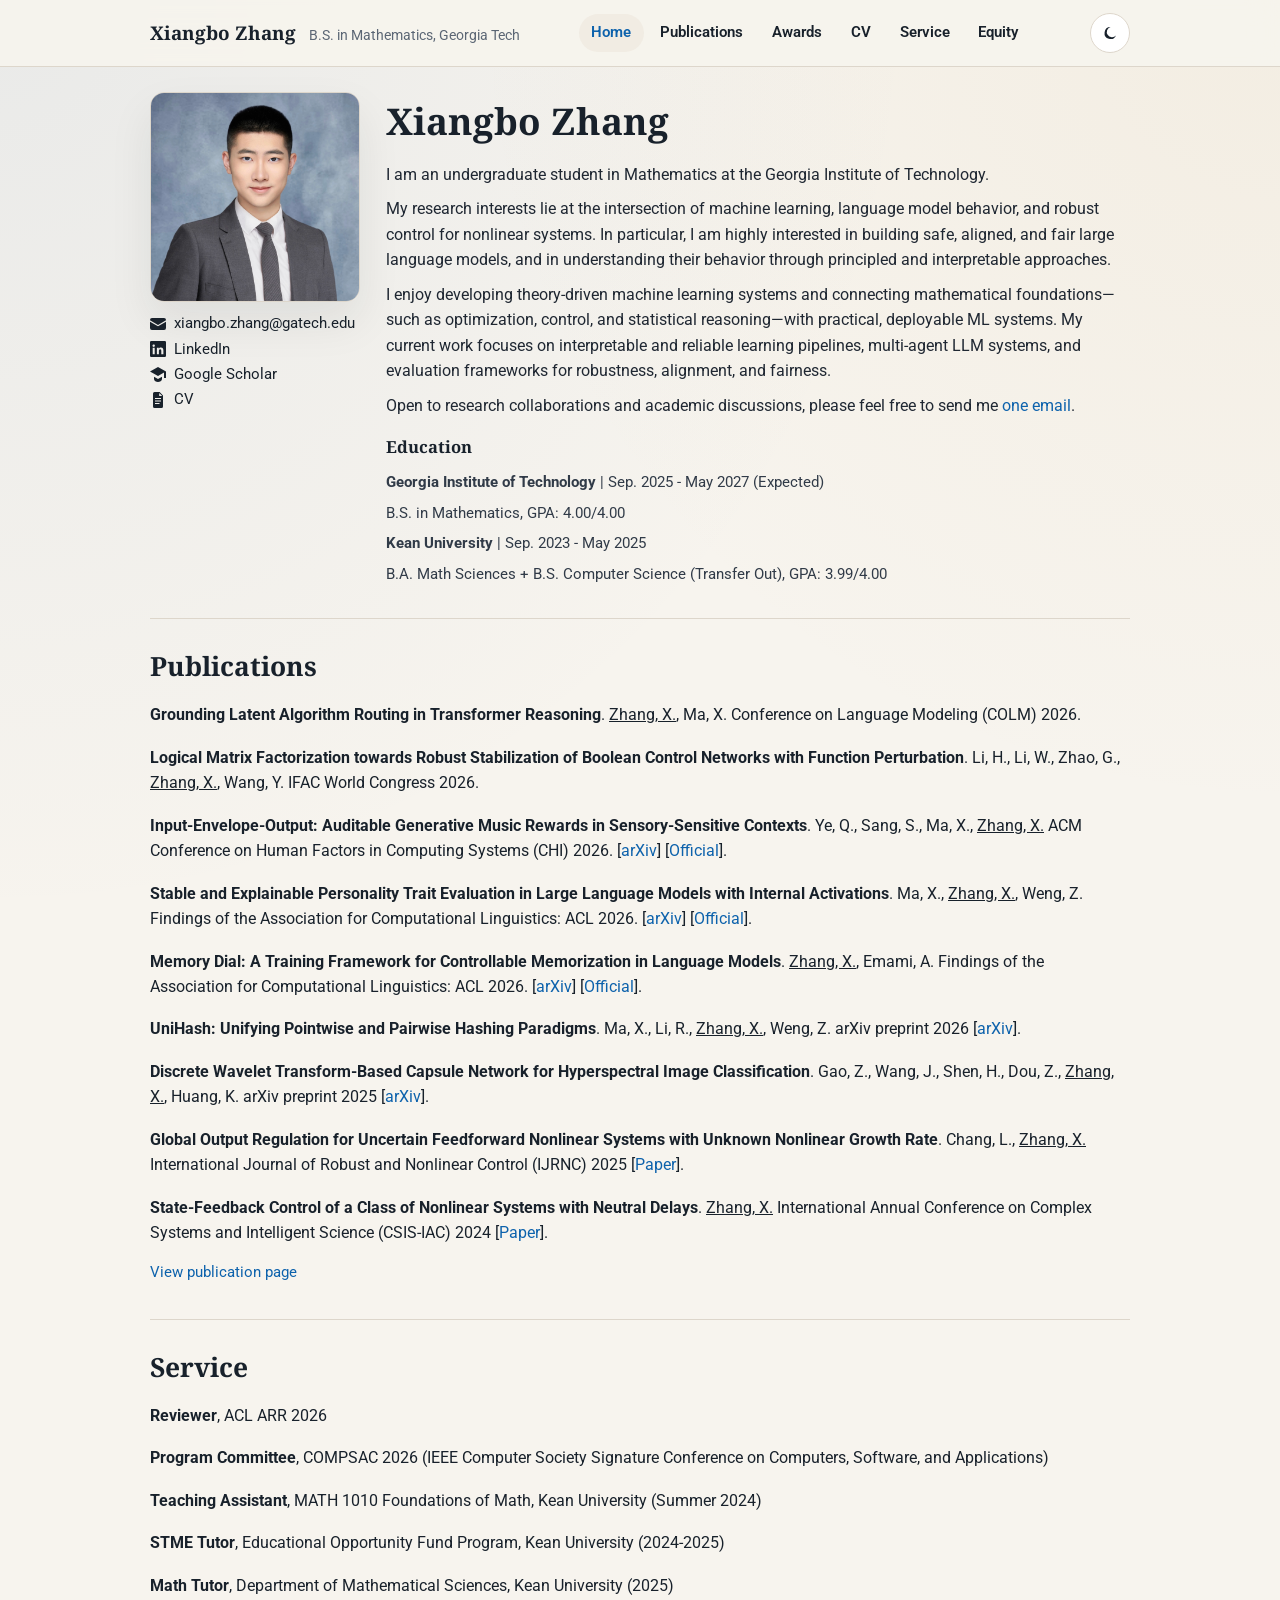
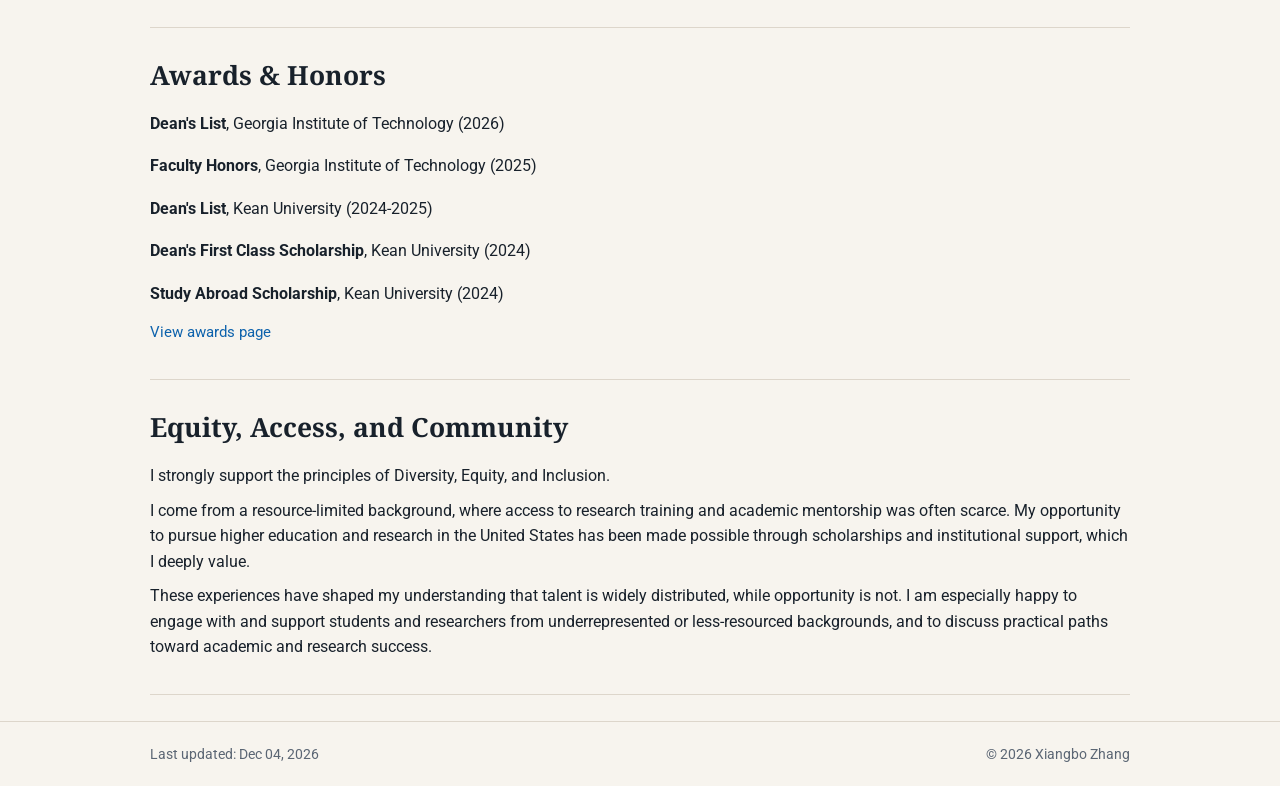
<file: index.html>
<!doctype html>
<html lang="en">
  <head>
    <meta charset="UTF-8" />
    <meta name="viewport" content="width=device-width, initial-scale=1.0" />
    <title>Xiangbo Zhang</title>
    <meta name="description" content="Xiangbo Zhang academic homepage." />
    <link rel="preconnect" href="https://fonts.googleapis.com" />
    <link rel="preconnect" href="https://fonts.gstatic.com" crossorigin />
    <link
      href="https://fonts.googleapis.com/css2?family=Roboto:wght@300;400;500;700&amp;family=Noto+Serif:wght@500;700&amp;display=swap"
      rel="stylesheet"
    />
    <link rel="stylesheet" href="assets/css/styles.css?v=20260327a" />
    <script src="assets/js/main.js?v=20260327a" defer></script>
  </head>
  <body id="top">
    <header class="site-header fixed-header">
      <div class="container header-row">
        <div class="title-block">
          <a class="brand" href="#top">Xiangbo Zhang</a>
          <p class="subtitle">B.S. in Mathematics, Georgia Tech</p>
        </div>

        <button class="menu-toggle" aria-label="Toggle menu" aria-expanded="false">
          <span></span>
          <span></span>
          <span></span>
        </button>

        <nav class="site-nav" aria-label="Main Navigation">
          <a href="#about" class="active">Home</a>
          <a href="publications.html">Publications</a>
          <a href="awards.html">Awards</a>
          <a href="assets/docs/Xiangbo_Zhang_CV.pdf" target="_blank" rel="noreferrer">CV</a>
          <a href="#service">Service</a>
          <a href="#equity">Equity</a>
        </nav>
        <button class="theme-toggle" type="button" aria-label="Toggle dark mode" aria-pressed="false">
          <svg class="icon icon-moon" viewBox="0 0 24 24" aria-hidden="true">
            <path d="M20 15.3A8 8 0 1 1 12.7 4a7 7 0 1 0 7.3 11.3Z" />
          </svg>
          <svg class="icon icon-sun" viewBox="0 0 24 24" aria-hidden="true">
            <circle cx="12" cy="12" r="4.2" />
            <path d="M12 2.2v2.3M12 19.5v2.3M4.5 4.5l1.6 1.6M17.9 17.9l1.6 1.6M2.2 12h2.3M19.5 12h2.3M4.5 19.5l1.6-1.6M17.9 6.1l1.6-1.6" />
          </svg>
          <span class="sr-only">Toggle theme</span>
        </button>
      </div>
    </header>

    <main class="container main-content">
      <section id="about" class="section reveal visible">
        <div class="about-layout">
          <div class="photo-wrap">
            <div class="photo-stack">
              <img src="assets/img/avatar-light.jpg" alt="Xiangbo Zhang portrait" class="photo photo-light" />
              <img src="assets/img/avatar-photo.png" alt="Xiangbo Zhang portrait" class="photo photo-dark" />
            </div>
            <div class="photo-contact">
              <a href="mailto:xiangbo.zhang@gatech.edu">
                <svg class="contact-icon" viewBox="0 0 16 16" aria-hidden="true">
                  <path d="M0 4a2 2 0 0 1 2-2h12a2 2 0 0 1 2 2v.2L8 9 0 4.2V4zm0 1.7V12a2 2 0 0 0 2 2h12a2 2 0 0 0 2-2V5.7L8.5 10a1 1 0 0 1-1 0L0 5.7z" />
                </svg>
                <span>xiangbo.zhang@gatech.edu</span>
              </a>
              <a href="https://www.linkedin.com/in/xiangbo-zhang-709981303/" target="_blank" rel="noreferrer">
                <svg class="contact-icon" viewBox="0 0 16 16" aria-hidden="true">
                  <path d="M1.2 0A1.2 1.2 0 0 0 0 1.2v13.6A1.2 1.2 0 0 0 1.2 16h13.6a1.2 1.2 0 0 0 1.2-1.2V1.2A1.2 1.2 0 0 0 14.8 0H1.2zM4.7 13.3H2.7V6.8h2v6.5zm-1-7.4c-.7 0-1.2-.6-1.2-1.2 0-.7.5-1.2 1.2-1.2s1.2.5 1.2 1.2c0 .6-.5 1.2-1.2 1.2zm9.6 7.4h-2v-3.2c0-.8 0-1.8-1.1-1.8-1.1 0-1.3.9-1.3 1.8v3.2h-2V6.8h1.9v.9h.1c.3-.5.9-1.1 2-1.1 2.1 0 2.5 1.4 2.5 3.1v3.6z" />
                </svg>
                <span>LinkedIn</span>
              </a>
              <a href="https://scholar.google.com/citations?user=jVJaA-QAAAAJ&amp;hl=en" target="_blank" rel="noreferrer">
                <svg class="contact-icon" viewBox="0 0 16 16" aria-hidden="true">
                  <path d="M8 0 0 4.5 8 9l6-3.4V11h2V4.5L8 0zm-4 9.8V12c0 1.7 2.2 3 4 3s4-1.3 4-3V9.8L8 12 4 9.8z" />
                </svg>
                <span>Google Scholar</span>
              </a>
              <a href="assets/docs/Xiangbo_Zhang_CV.pdf" target="_blank" rel="noreferrer">
                <svg class="contact-icon" viewBox="0 0 16 16" aria-hidden="true">
                  <path d="M3 1.5A1.5 1.5 0 0 1 4.5 0h5.1L13 3.4v11.1A1.5 1.5 0 0 1 11.5 16h-7A1.5 1.5 0 0 1 3 14.5v-13zM9.2 1v3h3L9.2 1zM5 7h6V6H5v1zm0 2.5h6v-1H5v1zM5 12h4.5v-1H5v1z" />
                </svg>
                <span>CV</span>
              </a>
            </div>
          </div>

          <div class="about-text">
            <h1>Xiangbo Zhang</h1>
            <p>
              I am an undergraduate student in Mathematics at the Georgia Institute of Technology.
            </p>
            <p>
              My research interests lie at the intersection of machine learning, language model behavior, and robust
              control for nonlinear systems. In particular, I am highly interested in building safe, aligned, and fair
              large language models, and in understanding their behavior through principled and interpretable
              approaches.
            </p>
            <p>
              I enjoy developing theory-driven machine learning systems and connecting mathematical foundations&mdash;such
              as optimization, control, and statistical reasoning&mdash;with practical, deployable ML systems. My current
              work focuses on interpretable and reliable learning pipelines, multi-agent LLM systems, and evaluation
              frameworks for robustness, alignment, and fairness.
            </p>
            <p>
              Open to research collaborations and academic discussions, please feel free to send me
              <a href="mailto:xiangbo.zhang@gatech.edu">one email</a>.
            </p>
            <div class="meta-grid">
              <div>
                <h2>Education</h2>
                <p><strong>Georgia Institute of Technology</strong> | Sep. 2025 - May 2027 (Expected)</p>
                <p>B.S. in Mathematics, GPA: 4.00/4.00</p>
                <p><strong>Kean University</strong> | Sep. 2023 - May 2025</p>
                <p>B.A. Math Sciences + B.S. Computer Science (Transfer Out), GPA: 3.99/4.00</p>
              </div>
            </div>
          </div>
        </div>
      </section>

      <hr />

      <section id="publications" class="section reveal">
        <h2>Publications</h2>
        <ul class="entry-list no-bullet">
          <li>
            <p>
              <strong>Grounding Latent Algorithm Routing in Transformer Reasoning</strong>.
              <u>Zhang, X.</u>, Ma, X. Conference on Language Modeling (COLM) 2026.
            </p>
          </li>
          <li>
            <p>
              <strong>Logical Matrix Factorization towards Robust Stabilization of Boolean Control Networks with Function Perturbation</strong>.
              Li, H., Li, W., Zhao, G., <u>Zhang, X.</u>, Wang, Y. IFAC World Congress 2026.
            </p>
          </li>
          <li>
            <p>
              <strong>Input-Envelope-Output: Auditable Generative Music Rewards in Sensory-Sensitive Contexts</strong>.
              Ye, Q., Sang, S., Ma, X., <u>Zhang, X.</u> ACM Conference on Human Factors in Computing Systems (CHI) 2026.
              [<a href="https://arxiv.org/abs/2602.22813" target="_blank" rel="noreferrer">arXiv</a>]
              [<a href="https://dl.acm.org/doi/10.1145/3772363.3798580" target="_blank" rel="noreferrer">Official</a>].
            </p>
          </li>
          <li>
            <p>
              <strong>Stable and Explainable Personality Trait Evaluation in Large Language Models with Internal Activations</strong>.
              Ma, X., <u>Zhang, X.</u>, Weng, Z. Findings of the Association for Computational Linguistics: ACL 2026.
              [<a href="https://arxiv.org/abs/2601.09833" target="_blank" rel="noreferrer">arXiv</a>]
              [<a href="https://aclanthology.org/2026.findings-acl.803/" target="_blank" rel="noreferrer">Official</a>].
            </p>
          </li>
          <li>
            <p>
              <strong>Memory Dial: A Training Framework for Controllable Memorization in Language Models</strong>.
              <u>Zhang, X.</u>, Emami, A. Findings of the Association for Computational Linguistics: ACL 2026.
              [<a href="https://arxiv.org/abs/2604.05074" target="_blank" rel="noreferrer">arXiv</a>]
              [<a href="https://aclanthology.org/2026.findings-acl.179/" target="_blank" rel="noreferrer">Official</a>].
            </p>
          </li>
          <li>
            <p>
              <strong>UniHash: Unifying Pointwise and Pairwise Hashing Paradigms</strong>. Ma, X., Li, R.,
              <u>Zhang, X.</u>, Weng, Z. arXiv preprint 2026
              [<a href="https://arxiv.org/abs/2601.09828" target="_blank" rel="noreferrer">arXiv</a>].
            </p>
          </li>
          <li>
            <p>
              <strong>Discrete Wavelet Transform-Based Capsule Network for Hyperspectral Image Classification</strong>.
              Gao, Z., Wang, J., Shen, H., Dou, Z., <u>Zhang, X.</u>, Huang, K. arXiv preprint 2025
              [<a href="https://arxiv.org/abs/2501.04643" target="_blank" rel="noreferrer">arXiv</a>].
            </p>
          </li>
          <li>
            <p>
              <strong>Global Output Regulation for Uncertain Feedforward Nonlinear Systems with Unknown Nonlinear Growth Rate</strong>.
              Chang, L., <u>Zhang, X.</u> International Journal of Robust and Nonlinear Control (IJRNC) 2025
              [<a href="https://onlinelibrary.wiley.com/doi/abs/10.1002/rnc.7862" target="_blank" rel="noreferrer">Paper</a>].
            </p>
          </li>
          <li>
            <p>
              <strong>State-Feedback Control of a Class of Nonlinear Systems with Neutral Delays</strong>. <u>Zhang,
              X.</u> International Annual Conference on Complex Systems and Intelligent Science (CSIS-IAC) 2024
              [<a href="https://ieeexplore.ieee.org/abstract/document/10919404/" target="_blank" rel="noreferrer">Paper</a>].
            </p>
          </li>
        </ul>
        <p class="jump-link"><a href="publications.html">View publication page</a></p>
      </section>

      <hr />

      <section id="service" class="section reveal">
        <h2>Service</h2>
        <ul class="entry-list no-bullet">
          <li><p><strong>Reviewer</strong>, ACL ARR 2026</p></li>
          <li><p><strong>Program Committee</strong>, COMPSAC 2026 (IEEE Computer Society Signature Conference on Computers, Software, and Applications)</p></li>
          <li><p><strong>Teaching Assistant</strong>, MATH 1010 Foundations of Math, Kean University (Summer 2024)</p></li>
          <li><p><strong>STME Tutor</strong>, Educational Opportunity Fund Program, Kean University (2024-2025)</p></li>
          <li><p><strong>Math Tutor</strong>, Department of Mathematical Sciences, Kean University (2025)</p></li>
        </ul>
      </section>

      <hr />

      <section id="awards" class="section reveal">
        <h2>Awards &amp; Honors</h2>
        <ul class="entry-list no-bullet">
          <li><p><strong>Dean's List</strong>, Georgia Institute of Technology (2026)</p></li>
          <li><p><strong>Faculty Honors</strong>, Georgia Institute of Technology (2025)</p></li>
          <li><p><strong>Dean's List</strong>, Kean University (2024-2025)</p></li>
          <li><p><strong>Dean's First Class Scholarship</strong>, Kean University (2024)</p></li>
          <li><p><strong>Study Abroad Scholarship</strong>, Kean University (2024)</p></li>
        </ul>
        <p class="jump-link"><a href="awards.html">View awards page</a></p>
      </section>

      <hr />

      <section id="equity" class="section reveal">
        <h2>Equity, Access, and Community</h2>
        <p>I strongly support the principles of Diversity, Equity, and Inclusion.</p>
        <p>
          I come from a resource-limited background, where access to research training and academic mentorship was
          often scarce. My opportunity to pursue higher education and research in the United States has been made
          possible through scholarships and institutional support, which I deeply value.
        </p>
        <p>
          These experiences have shaped my understanding that talent is widely distributed, while opportunity is not.
          I am especially happy to engage with and support students and researchers from underrepresented or
          less-resourced backgrounds, and to discuss practical paths toward academic and research success.
        </p>
      </section>

      <hr />

    </main>

    <footer class="site-footer">
      <div class="container footer-row">
        <p>Last updated: <span id="last-updated"></span></p>
        <p>&copy; <span id="current-year"></span> Xiangbo Zhang</p>
      </div>
    </footer>
  </body>
</html>
</file>
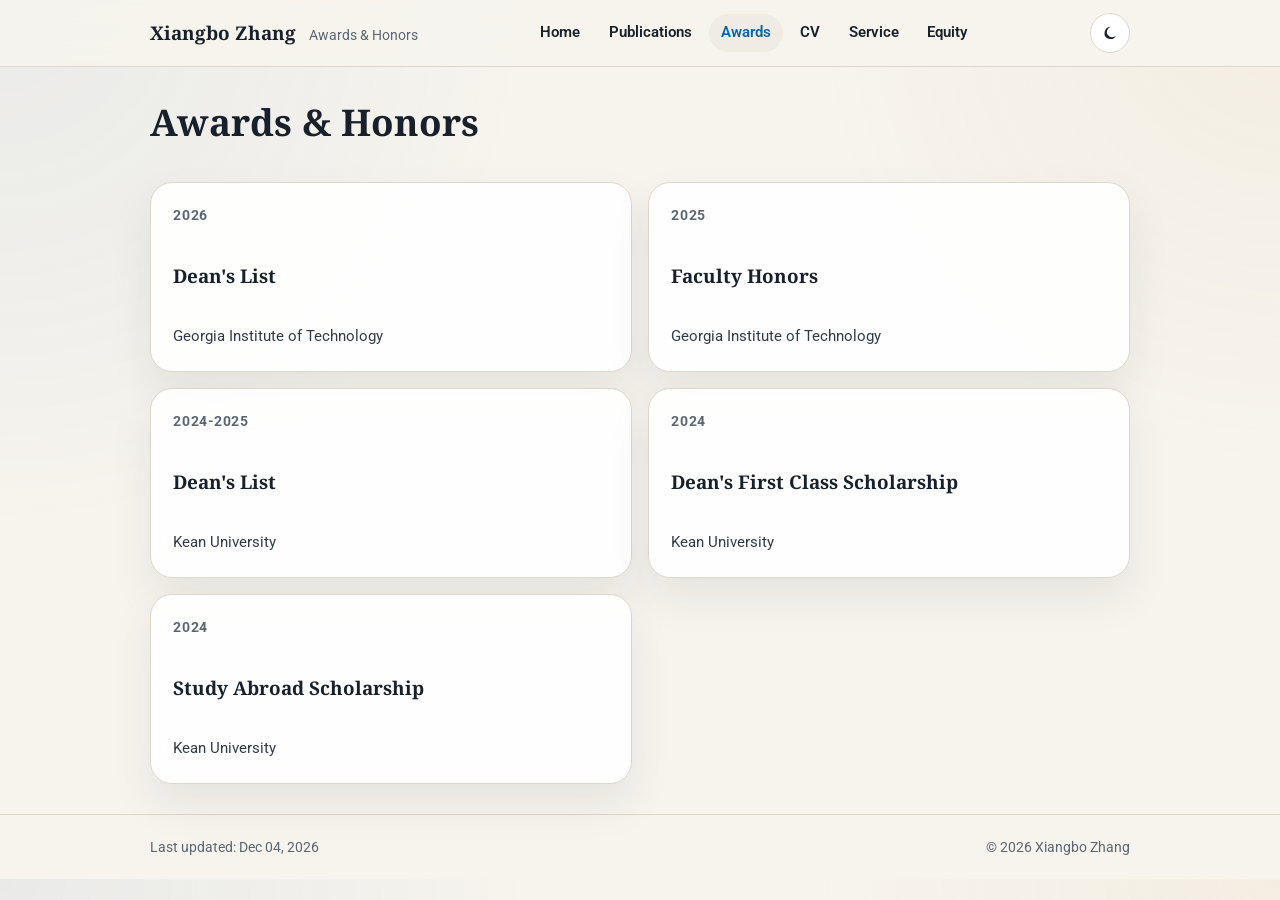
<file: awards.html>
<!doctype html>
<html lang="en">
  <head>
    <meta charset="UTF-8" />
    <meta name="viewport" content="width=device-width, initial-scale=1.0" />
    <title>Awards &amp; Honors | Xiangbo Zhang</title>
    <meta name="description" content="Awards and honors received by Xiangbo Zhang." />
    <link rel="preconnect" href="https://fonts.googleapis.com" />
    <link rel="preconnect" href="https://fonts.gstatic.com" crossorigin />
    <link
      href="https://fonts.googleapis.com/css2?family=Roboto:wght@300;400;500;700&amp;family=Noto+Serif:wght@500;700&amp;display=swap"
      rel="stylesheet"
    />
    <link rel="stylesheet" href="assets/css/styles.css?v=20260327a" />
    <script src="assets/js/main.js?v=20260327a" defer></script>
  </head>
  <body id="top">
    <header class="site-header fixed-header">
      <div class="container header-row">
        <div class="title-block">
          <a class="brand" href="index.html">Xiangbo Zhang</a>
          <p class="subtitle">Awards &amp; Honors</p>
        </div>

        <button class="menu-toggle" aria-label="Toggle menu" aria-expanded="false">
          <span></span>
          <span></span>
          <span></span>
        </button>

        <nav class="site-nav" aria-label="Main Navigation">
          <a href="index.html#about">Home</a>
          <a href="publications.html">Publications</a>
          <a href="awards.html" class="active">Awards</a>
          <a href="assets/docs/Xiangbo_Zhang_CV.pdf" target="_blank" rel="noreferrer">CV</a>
          <a href="index.html#service">Service</a>
          <a href="index.html#equity">Equity</a>
        </nav>
        <button class="theme-toggle" type="button" aria-label="Toggle dark mode" aria-pressed="false">
          <svg class="icon icon-moon" viewBox="0 0 24 24" aria-hidden="true">
            <path d="M20 15.3A8 8 0 1 1 12.7 4a7 7 0 1 0 7.3 11.3Z" />
          </svg>
          <svg class="icon icon-sun" viewBox="0 0 24 24" aria-hidden="true">
            <circle cx="12" cy="12" r="4.2" />
            <path d="M12 2.2v2.3M12 19.5v2.3M4.5 4.5l1.6 1.6M17.9 17.9l1.6 1.6M2.2 12h2.3M19.5 12h2.3M4.5 19.5l1.6-1.6M17.9 6.1l1.6-1.6" />
          </svg>
          <span class="sr-only">Toggle theme</span>
        </button>
      </div>
    </header>

    <main class="container page-main">
      <section class="page-intro reveal visible">
        <div class="page-intro-copy">
          <h1>Awards &amp; Honors</h1>
        </div>
      </section>

      <section class="honor-board reveal delay-1" aria-label="Awards and honors">
        <article class="honor-card">
          <p class="honor-year">2026</p>
          <h2>Dean's List</h2>
          <p class="honor-org">Georgia Institute of Technology</p>
        </article>
        <article class="honor-card">
          <p class="honor-year">2025</p>
          <h2>Faculty Honors</h2>
          <p class="honor-org">Georgia Institute of Technology</p>
        </article>
        <article class="honor-card">
          <p class="honor-year">2024-2025</p>
          <h2>Dean's List</h2>
          <p class="honor-org">Kean University</p>
        </article>
        <article class="honor-card">
          <p class="honor-year">2024</p>
          <h2>Dean's First Class Scholarship</h2>
          <p class="honor-org">Kean University</p>
        </article>
        <article class="honor-card">
          <p class="honor-year">2024</p>
          <h2>Study Abroad Scholarship</h2>
          <p class="honor-org">Kean University</p>
        </article>
      </section>
    </main>

    <footer class="site-footer">
      <div class="container footer-row">
        <p>Last updated: <span id="last-updated"></span></p>
        <p>&copy; <span id="current-year"></span> Xiangbo Zhang</p>
      </div>
    </footer>
  </body>
</html>
</file>
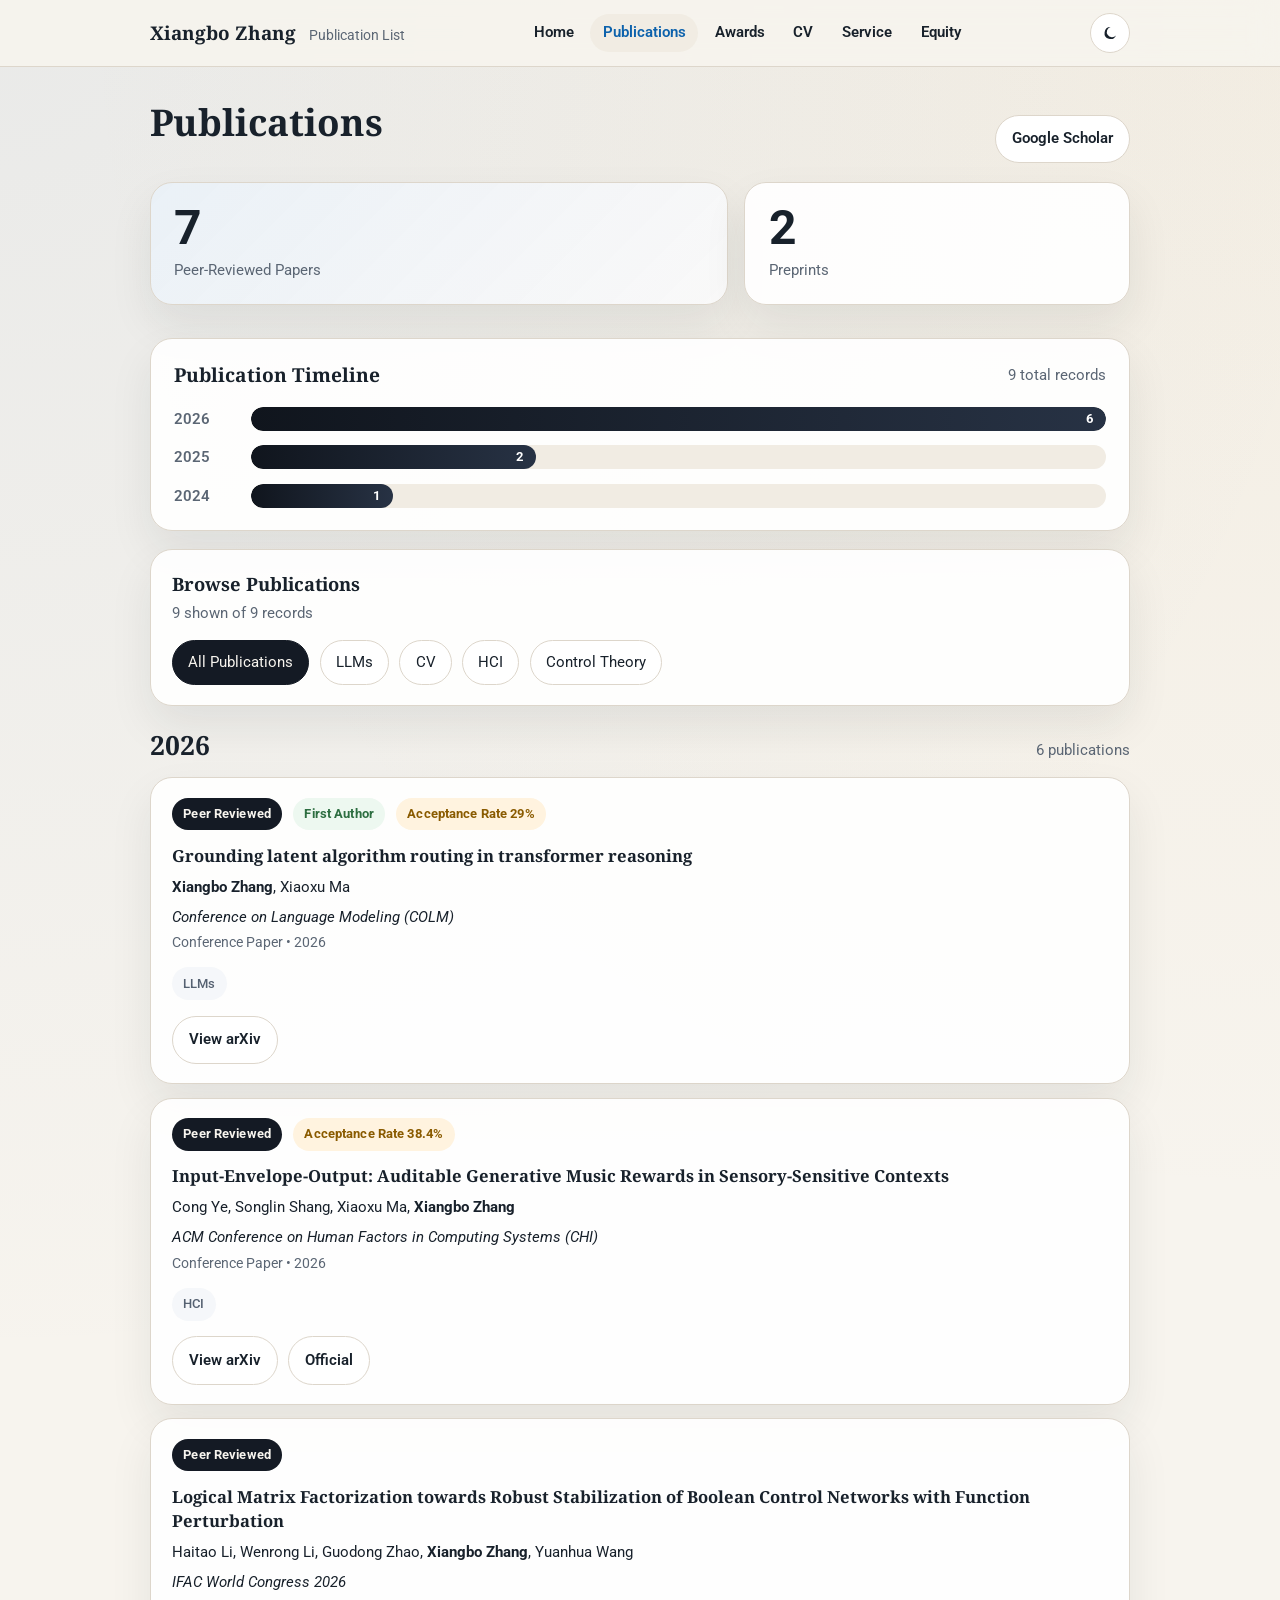
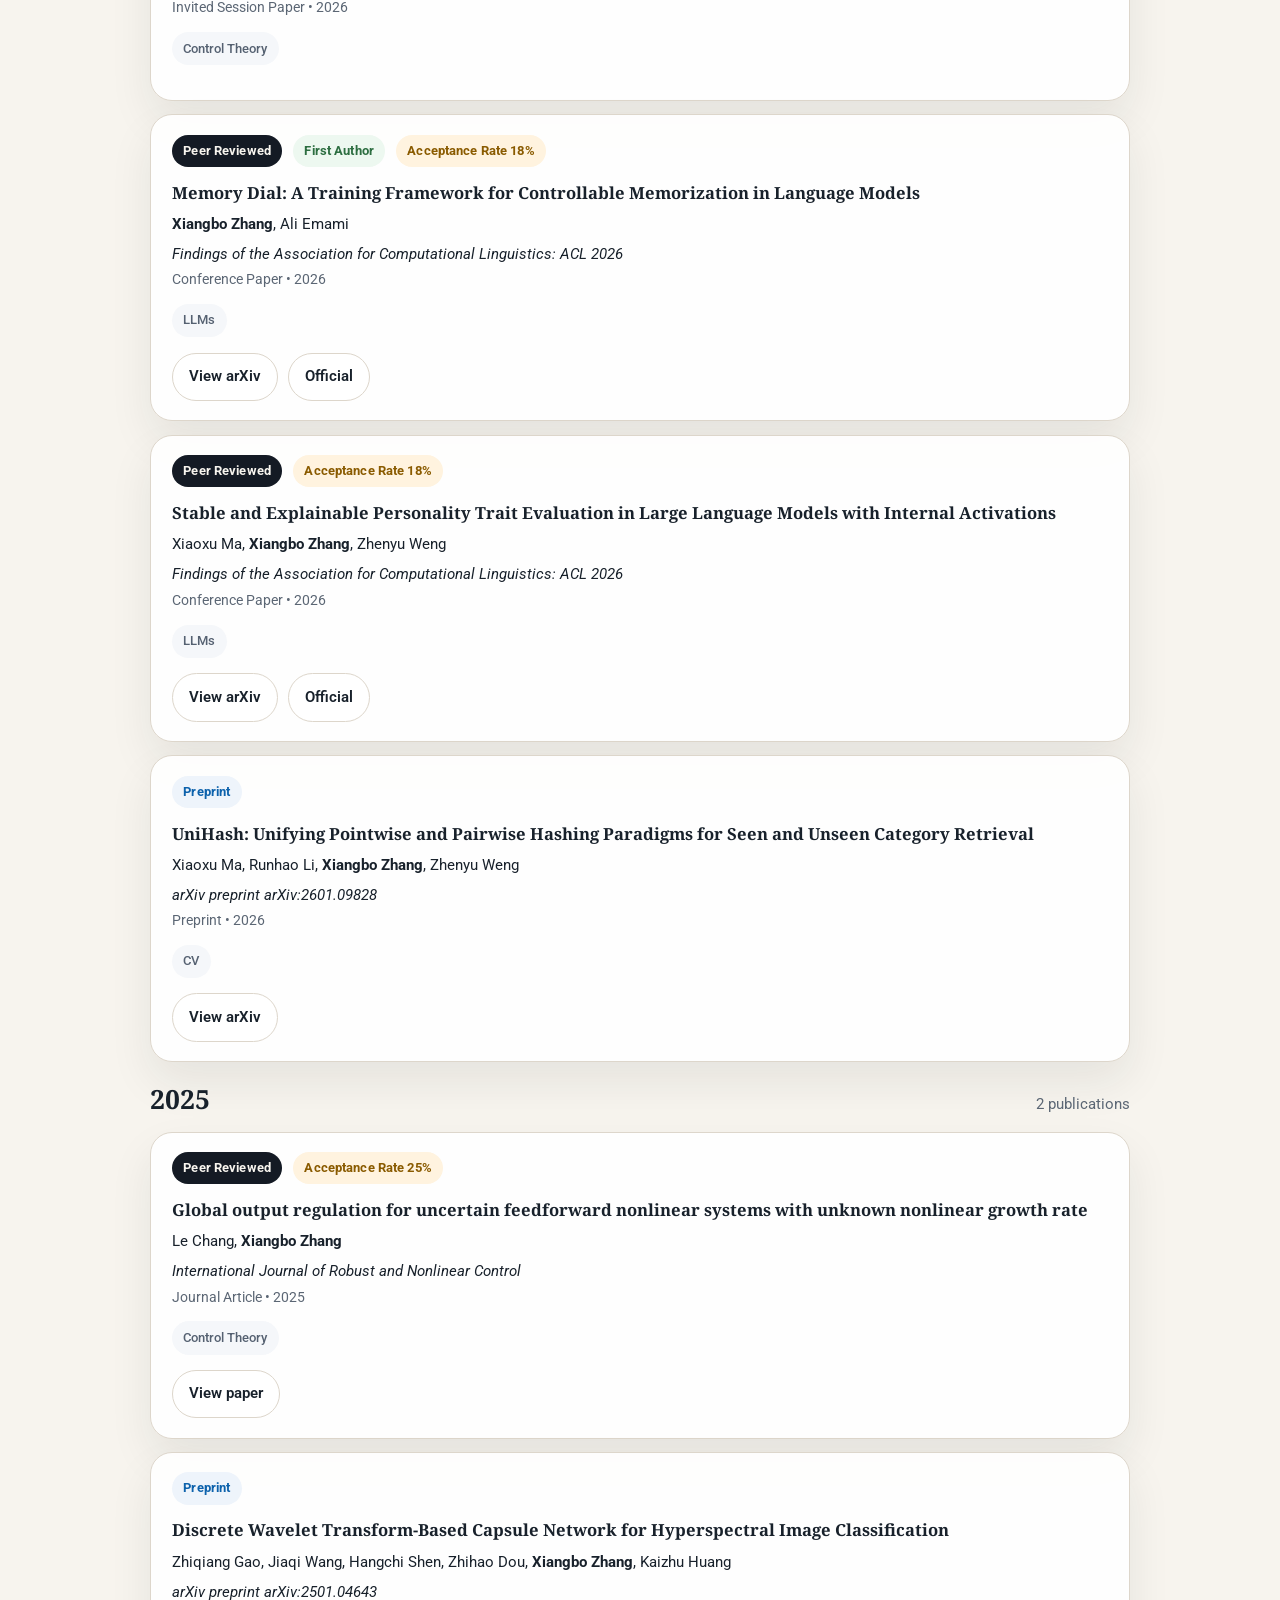
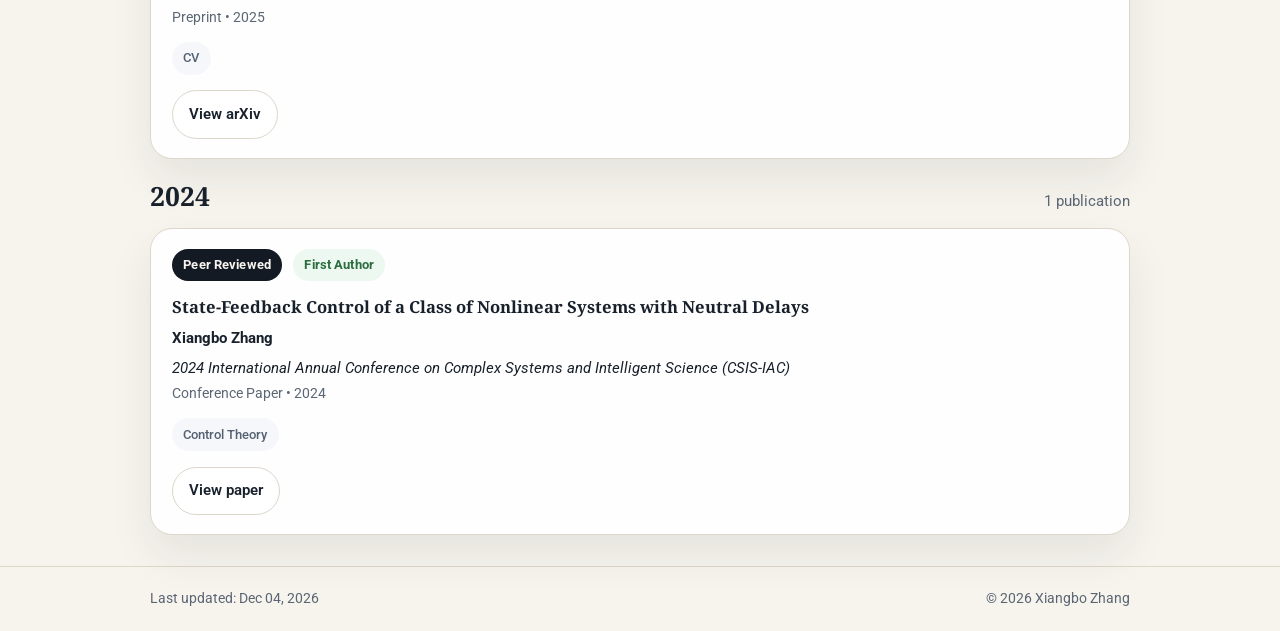
<file: publications.html>
<!doctype html>
<html lang="en">
  <head>
    <meta charset="UTF-8" />
    <meta name="viewport" content="width=device-width, initial-scale=1.0" />
    <title>Publications | Xiangbo Zhang</title>
    <meta name="description" content="Publications of Xiangbo Zhang." />
    <link rel="preconnect" href="https://fonts.googleapis.com" />
    <link rel="preconnect" href="https://fonts.gstatic.com" crossorigin />
    <link
      href="https://fonts.googleapis.com/css2?family=Roboto:wght@300;400;500;700&amp;family=Noto+Serif:wght@500;700&amp;display=swap"
      rel="stylesheet"
    />
    <link rel="stylesheet" href="assets/css/styles.css?v=20260407a" />
    <script src="assets/data/publications.js?v=20260407a" defer></script>
    <script src="assets/js/publications.js?v=20260407a" defer></script>
    <script src="assets/js/main.js?v=20260407a" defer></script>
  </head>
  <body id="top">
    <header class="site-header fixed-header">
      <div class="container header-row">
        <div class="title-block">
          <a class="brand" href="index.html">Xiangbo Zhang</a>
          <p class="subtitle">Publication List</p>
        </div>

        <button class="menu-toggle" aria-label="Toggle menu" aria-expanded="false">
          <span></span>
          <span></span>
          <span></span>
        </button>

        <nav class="site-nav" aria-label="Main Navigation">
          <a href="index.html#about">Home</a>
          <a href="publications.html" class="active">Publications</a>
          <a href="awards.html">Awards</a>
          <a href="assets/docs/Xiangbo_Zhang_CV.pdf" target="_blank" rel="noreferrer">CV</a>
          <a href="index.html#service">Service</a>
          <a href="index.html#equity">Equity</a>
        </nav>
        <button class="theme-toggle" type="button" aria-label="Toggle dark mode" aria-pressed="false">
          <svg class="icon icon-moon" viewBox="0 0 24 24" aria-hidden="true">
            <path d="M20 15.3A8 8 0 1 1 12.7 4a7 7 0 1 0 7.3 11.3Z" />
          </svg>
          <svg class="icon icon-sun" viewBox="0 0 24 24" aria-hidden="true">
            <circle cx="12" cy="12" r="4.2" />
            <path d="M12 2.2v2.3M12 19.5v2.3M4.5 4.5l1.6 1.6M17.9 17.9l1.6 1.6M2.2 12h2.3M19.5 12h2.3M4.5 19.5l1.6-1.6M17.9 6.1l1.6-1.6" />
          </svg>
          <span class="sr-only">Toggle theme</span>
        </button>
      </div>
    </header>

    <main class="container page-main">
      <section class="page-intro reveal visible">
        <div class="page-intro-copy">
          <h1>Publications</h1>
        </div>
        <a class="page-intro-link" href="https://scholar.google.com/citations?user=jVJaA-QAAAAJ&amp;hl=en" target="_blank" rel="noreferrer">
          Google Scholar
        </a>
      </section>

      <section id="publication-dashboard" class="reveal delay-1"></section>
      <section id="publication-controls" class="reveal delay-2"></section>
      <section id="all-publications-list" class="reveal delay-2"></section>
    </main>

    <footer class="site-footer">
      <div class="container footer-row">
        <p>Last updated: <span id="last-updated"></span></p>
        <p>&copy; <span id="current-year"></span> Xiangbo Zhang</p>
      </div>
    </footer>
  </body>
</html>
</file>
<file: assets/css/styles.css>
:root {
  --bg: #f7f4ee;
  --surface: rgba(255, 255, 255, 0.92);
  --surface-strong: #ffffff;
  --surface-soft: #f1ece3;
  --text: #18212b;
  --muted: #5b6674;
  --line: #ddd6cb;
  --link: #0d62ac;
  --link-hover: #093d6d;
  --header-bg: rgba(247, 244, 238, 0.9);
  --mobile-nav-bg: rgba(250, 247, 241, 0.98);
  --menu-line: #18212b;
  --about-text: #1f2732;
  --meta-text: #313b48;
  --accent: #141a24;
  --accent-soft: #eef4fb;
  --tag-bg: #f5f7fa;
  --tag-text: #556171;
  --success-bg: #edf8f0;
  --success-text: #2d6e41;
  --warning-bg: #fff3df;
  --warning-text: #8a5b00;
  --shadow: 0 20px 44px rgba(24, 33, 43, 0.08);
  --max-width: 980px;
}

[data-theme="dark"] {
  --bg: #0f141b;
  --surface: rgba(22, 28, 38, 0.92);
  --surface-strong: #171d27;
  --surface-soft: #202838;
  --text: #ebeff6;
  --muted: #aab2c1;
  --line: #2d3849;
  --link: #8cc0ff;
  --link-hover: #b4d5ff;
  --header-bg: rgba(15, 20, 27, 0.9);
  --mobile-nav-bg: rgba(20, 25, 34, 0.98);
  --menu-line: #ebeff6;
  --about-text: #dce3ee;
  --meta-text: #c8d1df;
  --accent: #f4f7fb;
  --accent-soft: #212b39;
  --tag-bg: #1c2330;
  --tag-text: #c6d1e0;
  --success-bg: rgba(44, 90, 59, 0.28);
  --success-text: #b7ebc6;
  --warning-bg: rgba(122, 92, 28, 0.28);
  --warning-text: #ffe0a1;
  --shadow: 0 24px 50px rgba(0, 0, 0, 0.22);
}

* {
  box-sizing: border-box;
}

html {
  scroll-behavior: smooth;
}

body {
  margin: 0;
  font-family: "Roboto", "Helvetica Neue", Arial, sans-serif;
  color: var(--text);
  background:
    radial-gradient(circle at top left, rgba(72, 113, 167, 0.08), transparent 34%),
    radial-gradient(circle at top right, rgba(196, 157, 86, 0.08), transparent 30%),
    var(--bg);
  line-height: 1.6;
  padding-top: 66px;
  transition: background-color 0.25s ease, color 0.25s ease;
}

a {
  color: var(--link);
  text-decoration: none;
}

a:hover {
  color: var(--link-hover);
}

img {
  display: block;
  max-width: 100%;
}

h1,
h2,
h3 {
  margin: 0;
  font-family: "Noto Serif", Georgia, serif;
  font-weight: 700;
}

h1 {
  font-size: clamp(1.85rem, 3vw, 2.3rem);
  margin-bottom: 0.7rem;
}

h2 {
  font-size: clamp(1.35rem, 2.4vw, 1.65rem);
  margin-bottom: 0.95rem;
}

p {
  margin: 0;
  padding-bottom: 0.55rem;
  color: var(--text);
}

hr {
  border: 0;
  border-top: 1px solid var(--line);
  margin: 0;
}

.container {
  width: min(var(--max-width), 92vw);
  margin: 0 auto;
}

.fixed-header {
  position: fixed;
  top: 0;
  left: 0;
  width: 100%;
  z-index: 100;
}

.site-header {
  background: var(--header-bg);
  border-bottom: 1px solid var(--line);
  backdrop-filter: blur(14px);
}

.header-row {
  min-height: 66px;
  display: flex;
  align-items: center;
  justify-content: space-between;
  gap: 0.8rem;
}

.title-block {
  display: flex;
  align-items: baseline;
  gap: 0.8rem;
  min-width: 0;
}

.brand {
  font-family: "Noto Serif", Georgia, serif;
  font-size: 1.18rem;
  color: var(--text);
  font-weight: 700;
  white-space: nowrap;
}

.subtitle {
  padding-bottom: 0;
  color: var(--muted);
  font-size: 0.87rem;
  white-space: nowrap;
  overflow: hidden;
  text-overflow: ellipsis;
}

.site-nav {
  display: flex;
  align-items: center;
  list-style: none;
  gap: 0.24rem;
}

.site-nav a {
  color: var(--text);
  font-size: 0.93rem;
  font-weight: 600;
  padding: 0.45rem 0.78rem;
  border-radius: 999px;
  transition: background-color 0.2s ease, color 0.2s ease;
}

.site-nav a:hover,
.site-nav a.active {
  color: var(--link);
  background: var(--surface-soft);
}

.menu-toggle {
  display: none;
  border: 0;
  background: transparent;
  padding: 0;
  cursor: pointer;
}

.menu-toggle span {
  display: block;
  width: 22px;
  height: 2px;
  margin: 4px 0;
  background: var(--menu-line);
  border-radius: 2px;
}

.theme-toggle {
  width: 40px;
  height: 40px;
  border: 1px solid var(--line);
  background: var(--surface-strong);
  color: var(--text);
  border-radius: 999px;
  padding: 0;
  display: inline-flex;
  align-items: center;
  justify-content: center;
  cursor: pointer;
  transition: border-color 0.2s ease, color 0.2s ease, background-color 0.2s ease;
}

.theme-toggle:hover {
  color: var(--link);
  border-color: var(--link);
}

.theme-toggle .icon {
  width: 18px;
  height: 18px;
  stroke: currentColor;
  fill: none;
  stroke-width: 1.7;
  stroke-linecap: round;
  stroke-linejoin: round;
}

.theme-toggle .icon-moon path {
  fill: currentColor;
  stroke: none;
}

.theme-toggle .icon-sun {
  display: none;
}

[data-theme="dark"] .theme-toggle .icon-sun {
  display: block;
}

[data-theme="dark"] .theme-toggle .icon-moon {
  display: none;
}

.sr-only {
  position: absolute;
  width: 1px;
  height: 1px;
  padding: 0;
  margin: -1px;
  overflow: hidden;
  clip: rect(0, 0, 0, 0);
  white-space: nowrap;
  border: 0;
}

.main-content {
  padding: 0 0 0.8rem;
}

.section {
  padding: 1.6rem 0;
}

.about-layout {
  display: grid;
  grid-template-columns: 210px 1fr;
  gap: 1.6rem;
  align-items: start;
}

.photo-wrap {
  width: 100%;
}

.photo-stack {
  width: 100%;
  max-width: 210px;
}

.photo {
  width: 100%;
  max-width: 100%;
  border-radius: 14px;
  border: 1px solid var(--line);
  box-shadow: var(--shadow);
}

.photo-dark {
  display: none;
}

[data-theme="dark"] .photo-light {
  display: none;
}

[data-theme="dark"] .photo-dark {
  display: block;
}

.photo-contact {
  margin-top: 0.85rem;
  display: grid;
  gap: 0.48rem;
}

.photo-contact a {
  display: inline-flex;
  align-items: center;
  gap: 0.5rem;
  color: var(--text);
  font-size: 0.92rem;
  line-height: 1.2;
}

.photo-contact a:hover {
  color: var(--link);
}

.photo-contact .contact-icon {
  width: 16px;
  height: 16px;
  flex: 0 0 16px;
  fill: currentColor;
}

.about-text p {
  color: var(--about-text);
}

.meta-grid {
  display: grid;
  grid-template-columns: 1fr;
  gap: 1.2rem;
  margin-top: 0.45rem;
}

.meta-grid h2 {
  font-size: 1.04rem;
  margin-bottom: 0.55rem;
}

.meta-grid p {
  color: var(--meta-text);
  font-size: 0.95rem;
  padding-bottom: 0.4rem;
}

.no-bullet {
  margin: 0;
  padding: 0;
  list-style: none;
}

.entry-list {
  display: grid;
  gap: 0.85rem;
}

.entry-list li {
  margin: 0;
}

.entry-list p {
  padding-bottom: 0.2rem;
}

.jump-link {
  margin-top: 0.7rem;
  font-size: 0.95rem;
}

.cv-viewer {
  width: 100%;
  min-height: 760px;
  border: 1px solid var(--line);
}

.site-footer {
  border-top: 1px solid var(--line);
  margin-top: 0.8rem;
}

.footer-row {
  min-height: 64px;
  display: flex;
  align-items: center;
  justify-content: space-between;
  gap: 0.7rem;
  flex-wrap: wrap;
}

.footer-row p {
  color: var(--muted);
  font-size: 0.88rem;
  padding-bottom: 0;
}

.page-main {
  padding: 1.7rem 0 1.1rem;
}

.page-intro {
  margin-bottom: 1.15rem;
  display: flex;
  align-items: flex-end;
  justify-content: space-between;
  gap: 1rem;
}

.page-intro-copy {
  max-width: 720px;
}

.page-intro-copy p {
  color: var(--muted);
  padding-bottom: 0;
}

.page-intro-link,
.toolbar-link,
.paper-links a {
  display: inline-flex;
  align-items: center;
  justify-content: center;
  min-height: 42px;
  padding: 0.72rem 1rem;
  border-radius: 999px;
  border: 1px solid var(--line);
  background: var(--surface-strong);
  color: var(--text);
  font-size: 0.92rem;
  font-weight: 600;
  transition: border-color 0.2s ease, color 0.2s ease, background-color 0.2s ease;
}

.page-intro-link:hover,
.toolbar-link:hover,
.paper-links a:hover {
  color: var(--link);
  border-color: var(--link);
  background: var(--surface-soft);
}

.stats-grid {
  display: grid;
  grid-template-columns: repeat(3, minmax(0, 1fr));
  gap: 1rem;
  margin-bottom: 1.1rem;
}

.stats-grid-publications {
  grid-template-columns: minmax(0, 1.5fr) minmax(0, 1fr);
}

.stat-card,
.timeline-card,
.publication-toolbar,
.publication-card,
.honor-card,
.contact-card,
.empty-state {
  border: 1px solid var(--line);
  border-radius: 22px;
  background: var(--surface);
  box-shadow: var(--shadow);
}

.stat-card {
  padding: 1.35rem 1.45rem;
  display: flex;
  flex-direction: column;
  gap: 0.35rem;
}

.stat-card-emphasis {
  background:
    linear-gradient(135deg, rgba(13, 98, 172, 0.08), rgba(20, 26, 36, 0.02)),
    var(--surface);
}

.stat-number {
  font-size: clamp(1.75rem, 4vw, 3rem);
  font-weight: 700;
  line-height: 1;
  letter-spacing: -0.05em;
  overflow-wrap: anywhere;
}

.stat-label {
  color: var(--muted);
  font-size: 0.95rem;
}

.pub-dashboard {
  display: grid;
  gap: 1rem;
  margin-bottom: 1.1rem;
}

.section-heading {
  display: flex;
  align-items: center;
  justify-content: space-between;
  gap: 0.9rem;
  margin-bottom: 1rem;
}

.section-heading h2 {
  font-size: 1.2rem;
  margin-bottom: 0;
}

.section-heading p {
  color: var(--muted);
  font-size: 0.92rem;
  padding-bottom: 0;
}

.timeline-card {
  padding: 1.3rem 1.45rem 1.4rem;
}

.timeline-list {
  display: grid;
  gap: 0.9rem;
}

.timeline-row {
  display: grid;
  grid-template-columns: 62px minmax(0, 1fr);
  gap: 0.9rem;
  align-items: center;
}

.timeline-year {
  color: var(--muted);
  font-weight: 600;
  font-size: 0.94rem;
}

.timeline-track {
  height: 24px;
  border-radius: 999px;
  background: var(--surface-soft);
  overflow: hidden;
  position: relative;
}

.timeline-bar {
  height: 100%;
  min-width: 24px;
  border-radius: 999px;
  background: linear-gradient(90deg, #10151d, #273244);
  display: flex;
  align-items: center;
  justify-content: flex-end;
  padding-right: 0.45rem;
}

[data-theme="dark"] .timeline-bar {
  background: linear-gradient(90deg, #edf2fb, #c9d4e5);
}

.timeline-value {
  min-width: 18px;
  color: #ffffff;
  font-size: 0.8rem;
  font-weight: 700;
  text-align: center;
}

[data-theme="dark"] .timeline-value {
  color: #111318;
}

.publication-toolbar {
  padding: 1.2rem 1.3rem;
  margin-bottom: 1.15rem;
}

.toolbar-head {
  display: flex;
  align-items: center;
  justify-content: space-between;
  gap: 1rem;
  margin-bottom: 0.95rem;
}

.toolbar-head h2 {
  font-size: 1.15rem;
  margin-bottom: 0.2rem;
}

.toolbar-head p {
  color: var(--muted);
  font-size: 0.92rem;
  padding-bottom: 0;
}

.filter-group,
.toggle-group,
.tag-row,
.publication-badges,
.paper-links {
  display: flex;
  flex-wrap: wrap;
  gap: 0.65rem;
}

.toggle-group {
  margin-top: 0.9rem;
}

.filter-chip,
.toggle-chip {
  appearance: none;
  border: 1px solid var(--line);
  background: var(--surface-strong);
  color: var(--text);
  border-radius: 999px;
  padding: 0.62rem 0.95rem;
  font: inherit;
  font-size: 0.91rem;
  cursor: pointer;
  transition: border-color 0.2s ease, background-color 0.2s ease, color 0.2s ease;
}

.filter-chip:hover,
.toggle-chip:hover {
  border-color: var(--link);
  color: var(--link);
}

.filter-chip.active,
.toggle-chip.active {
  background: var(--accent);
  border-color: var(--accent);
  color: var(--bg);
}

[data-theme="dark"] .filter-chip.active,
[data-theme="dark"] .toggle-chip.active {
  color: #111318;
}

.publication-results {
  display: grid;
  gap: 1rem;
}

.pub-year-block {
  display: grid;
  gap: 0.7rem;
}

.pub-year-header {
  display: flex;
  align-items: baseline;
  justify-content: space-between;
  gap: 0.8rem;
}

.pub-year-header h2 {
  margin-bottom: 0;
}

.pub-year-header p {
  color: var(--muted);
  font-size: 0.92rem;
  padding-bottom: 0;
}

.publication-list {
  display: grid;
  gap: 0.85rem;
}

.publication-card {
  padding: 1.2rem 1.3rem;
}

.publication-card h3 {
  font-size: 1.04rem;
  line-height: 1.45;
  margin-bottom: 0.45rem;
}

.publication-card .authors {
  color: var(--text);
  font-size: 0.95rem;
  padding-bottom: 0.35rem;
}

.publication-venue {
  color: var(--text);
  font-size: 0.94rem;
  font-style: italic;
  padding-bottom: 0.15rem;
}

.publication-meta {
  color: var(--muted);
  font-size: 0.9rem;
  padding-bottom: 0.8rem;
}

.tag-row {
  margin-bottom: 0.95rem;
}

.tag-chip {
  padding: 0.4rem 0.72rem;
  border-radius: 999px;
  background: var(--tag-bg);
  color: var(--tag-text);
  font-size: 0.8rem;
  font-weight: 500;
}

.badge {
  display: inline-flex;
  align-items: center;
  min-height: 28px;
  padding: 0.38rem 0.72rem;
  border-radius: 999px;
  background: var(--tag-bg);
  color: var(--tag-text);
  font-size: 0.79rem;
  font-weight: 700;
  letter-spacing: 0.01em;
}

.publication-badges {
  margin-bottom: 0.85rem;
}

.badge-reviewed {
  background: var(--accent);
  color: var(--bg);
}

[data-theme="dark"] .badge-reviewed {
  color: #111318;
}

.badge-preprint {
  background: var(--accent-soft);
  color: var(--link);
}

.badge-first-author {
  background: var(--success-bg);
  color: var(--success-text);
}

.badge-status {
  background: #eef1f5;
  color: #415067;
}

[data-theme="dark"] .badge-status {
  background: #252e3b;
  color: #d8e0ee;
}

.badge-accent {
  background: var(--warning-bg);
  color: var(--warning-text);
}

.paper-links {
  margin-top: 0.2rem;
}

.contact-card,
.empty-state {
  padding: 1.2rem 1.3rem;
}

.contact-card p,
.empty-state p {
  padding-bottom: 0;
}

.empty-state h2 {
  font-size: 1.08rem;
  margin-bottom: 0.45rem;
}

.honor-board {
  display: grid;
  grid-template-columns: repeat(2, minmax(0, 1fr));
  gap: 1rem;
}

.honor-card {
  padding: 1.35rem 1.4rem;
  min-height: 190px;
  display: flex;
  flex-direction: column;
  justify-content: space-between;
  gap: 0.6rem;
}

.honor-year {
  color: var(--muted);
  font-size: 0.9rem;
  font-weight: 700;
  letter-spacing: 0.04em;
  text-transform: uppercase;
  padding-bottom: 0;
}

.honor-card h2 {
  font-size: 1.18rem;
  margin-bottom: 0;
}

.honor-org {
  color: var(--meta-text);
  font-size: 0.96rem;
  padding-bottom: 0;
}

.reveal {
  opacity: 0;
  transform: translateY(10px);
  transition: opacity 0.4s ease, transform 0.4s ease;
}

.reveal.visible {
  opacity: 1;
  transform: translateY(0);
}

.delay-1 {
  transition-delay: 0.08s;
}

.delay-2 {
  transition-delay: 0.16s;
}

@media (max-width: 960px) {
  .subtitle {
    display: none;
  }

  .meta-grid {
    grid-template-columns: 1fr;
    gap: 0.8rem;
  }

  .about-layout {
    grid-template-columns: 180px 1fr;
    gap: 1.2rem;
  }

  .photo {
    max-width: 180px;
  }
}

@media (max-width: 760px) {
  body {
    padding-top: 60px;
  }

  .header-row {
    min-height: 60px;
  }

  .menu-toggle {
    display: inline-block;
  }

  .site-nav {
    position: absolute;
    top: 60px;
    right: 4vw;
    left: 4vw;
    border: 1px solid var(--line);
    border-radius: 18px;
    background: var(--mobile-nav-bg);
    padding: 0.5rem;
    display: none;
    flex-direction: column;
    align-items: stretch;
    gap: 0;
    box-shadow: var(--shadow);
  }

  .site-nav a {
    padding: 0.62rem 0.72rem;
    border-radius: 12px;
  }

  .site-nav.open {
    display: flex;
  }

  .about-layout,
  .stats-grid,
  .stats-grid-publications,
  .honor-board {
    grid-template-columns: 1fr;
  }

  .photo-wrap {
    width: 160px;
  }

  .page-intro,
  .toolbar-head,
  .pub-year-header,
  .section-heading {
    flex-direction: column;
    align-items: flex-start;
  }

  .timeline-row {
    grid-template-columns: 48px minmax(0, 1fr);
    gap: 0.7rem;
  }

  .publication-toolbar,
  .timeline-card,
  .publication-card,
  .stat-card,
  .honor-card,
  .contact-card,
  .empty-state {
    padding: 1.1rem;
  }

  .cv-viewer {
    min-height: 520px;
  }
}
</file>
